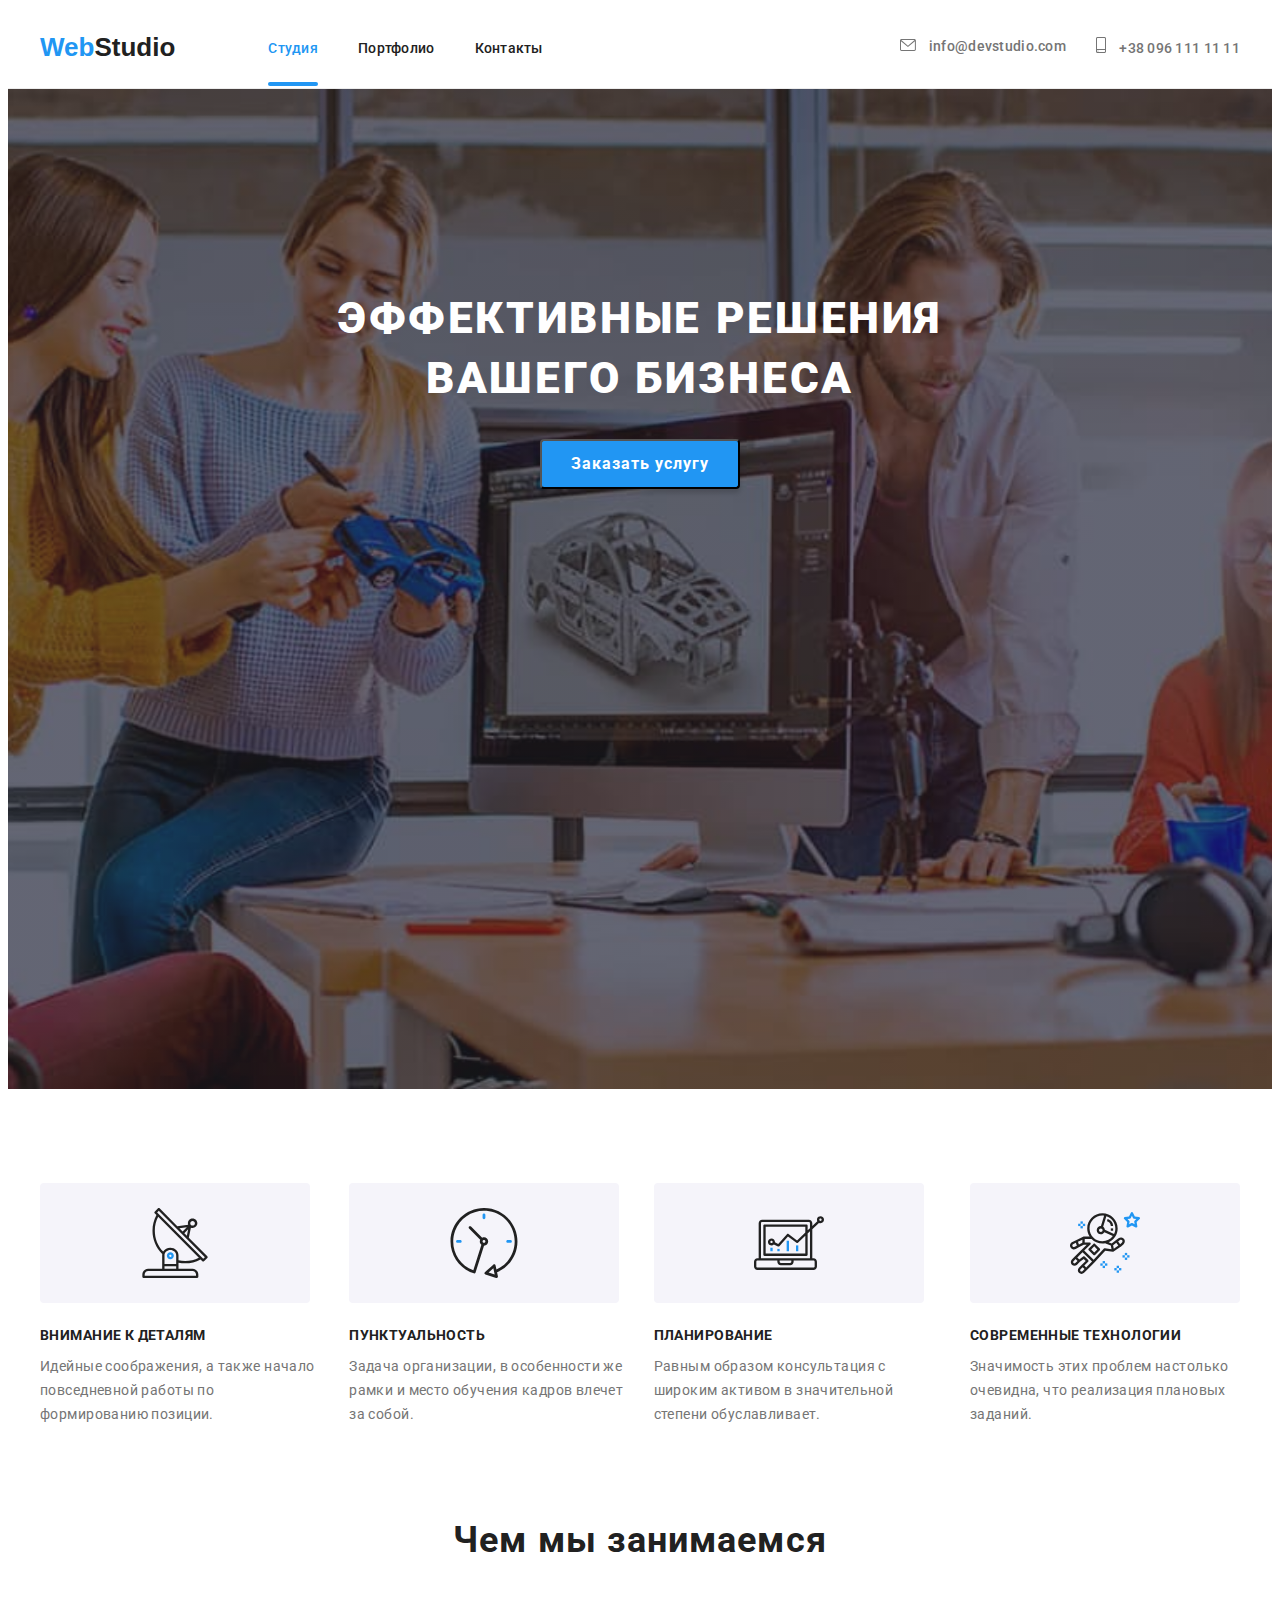
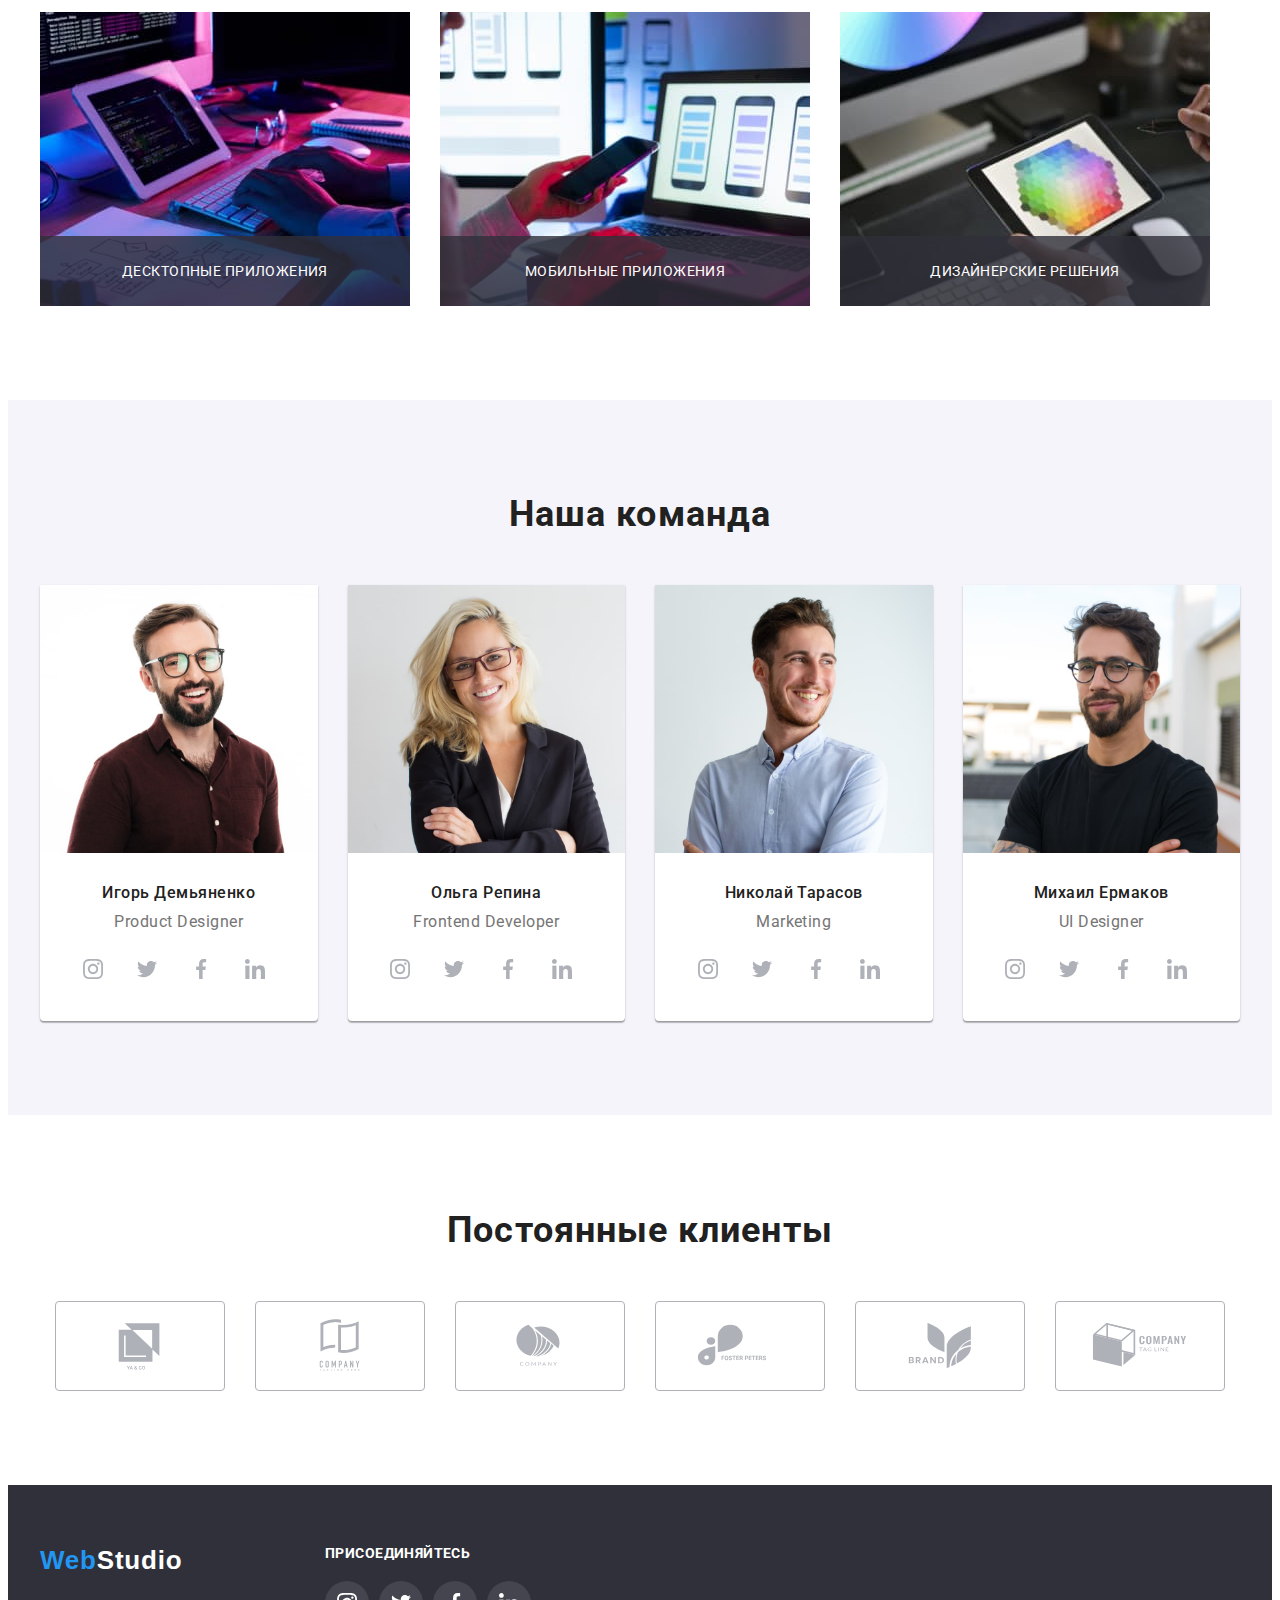
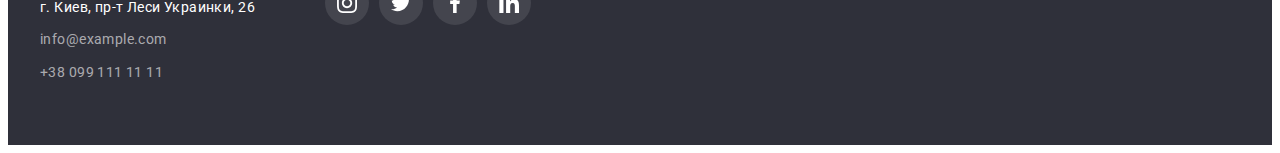
<file: index.html>
<!DOCTYPE html>
<html lang="ru">
<head>
    <meta charset="UTF-8">
    <meta http-equiv="X-UA-Compatible" content="IE=edge">
    <meta name="viewport" content="width=device-width, initial-scale=1.0">
    <link rel="stylesheet" href="https://cdnjs.cloudflare.com/ajax/libs/modern-normalize/1.1.0/modern-normalize.min.css"
        integrity="sha512-wpPYUAdjBVSE4KJnH1VR1HeZfpl1ub8YT/NKx4PuQ5NmX2tKuGu6U/JRp5y+Y8XG2tV+wKQpNHVUX03MfMFn9Q=="
        crossorigin="anonymous" referrerpolicy="no-referrer" />
    <link rel="preconnect" href="https://fonts.gstatic.com">
    <title>WebStudio</title>
    <link rel="preconnect" href="https://fonts.googleapis.com">
    <link rel="preconnect" href="https://fonts.gstatic.com" crossorigin>
    <link href="https://fonts.googleapis.com/css2?family=Roboto:wght@400;500;700;900&display=swap" rel="stylesheet">
    <link rel="stylesheet" href="./css/style.css" />
</head>
<body>

    <!--Шапка -->
    <header class="header">
        <div class="container header-container">
            <nav class="navigation">
                <a href="/" class="logo"><span class="logo-web" lang="en">Web</span>Studio
                </a>

                <ul class="header-list">
                    <li class="header-item studio-portfolio">
                        <a href=""  class="header-link current">Студия</a>
                    </li>
                    <li class="header-item studio-portfolio">
                        <a href="./portfolio.html" class="header-link">Портфолио</a>
                    </li>
                    <li class="header-item studio-portfolio">
                        <a href="" class="header-link">Контакты</a>
                    </li>
                </ul>
            </nav>

            <ul class="header-list-contacts">
                <li class="header-item-contacts">
                    <a href="mailto:info@devstudio.com" class="header-link">
                        <svg class="header-contacts-icons" width="16" height="12">
                            <use href="./Images/icons.svg#icon-envelope"></use>
                        </svg>
                        <span class="header-contacts-name">info@devstudio.com</span>
                    </a>
                </li>
                <li class="header-item-contacts">
                    <a href="tel:+380961111111" class="header-link">
                        <svg class="header-contacts-icons" width="10" height="16">
                            <use href="./Images/icons.svg#icon-smartphone"></use>
                        </svg>
                        <span class="header-contacts-name">+38 096 111 11 11</span>
                    </a>
                </li>
            </ul>
        </div>
    </header>

    <main>
        <section class="hero section">
            <div class="container">
                <h1 class="hero-title">Эффективные решения вашего бизнеса</h1>
                <button type="button" class="hero-btn" data-modal-open>Заказать услугу</button>
                
            </div>
        </section>

        <section class="feature section">
            <div class="container">
                <ul class="feature-list">
                    <li class="feature-item">
                        <a href="" class="feature-item-icons">
                            <svg class="feature-icons" width="70" height="70">
                                <use href="./Images/icons.svg#icon-antenna"></use>
                            </svg>
                        </a>
                        <h2 class="feature-heading">Внимание к деталям</h2>
                        <p class="feature-text">Идейные соображения, а также начало повседневной работы по формированию позиции.</p>
                    </li>

                    <li class="feature-item">
                        <a href="" class="feature-item-icons">
                            <svg class="feature-icons" width="70" height="70">
                                <use href="./Images/icons.svg#icon-clock"></use>
                            </svg>
                        </a>
                        <h2 class="feature-heading">Пунктуальность</h2>
                        <p class="feature-text">Задача организации, в особенности же рамки и место обучения кадров влечет за собой.</p>
                    </li>

                    <li class="feature-item">
                        <a href="" class="feature-item-icons">
                            <svg class="feature-icons" width="70" height="70">
                                <use href="./Images/icons.svg#icon-diagram"></use>
                            </svg>
                        </a>
                        <h2 class="feature-heading">Планирование</h2>
                        <p class="feature-text">Равным образом консультация с широким активом в значительной степени обуславливает.</p>
                    </li>

                    <li class="feature-item">
                        <a href="" class="feature-item-icons">
                            <svg class="feature-icons" width="70" height="70">
                                <use href="./Images/icons.svg#icon-astronaut"></use>
                            </svg>
                        </a>
                        <h2 class="feature-heading">Современные технологии</h2>
                        <p class="feature-text">Значимость этих проблем настолько очевидна, что реализация плановых заданий.</p>

                    </li>
                </ul>
            </div>
        </section>

        <section class="activity section">
            <div class="container">
                <h3 class="activity-heading">Чем мы занимаемся</h3>
                <ul class="activity-list">
                    <li class="activity-item">
                        <div class="activity-item-theme">
                            <img src="./Images/box-1.jpg" alt="Написание программы html" width="370">
                            <div class="activity-item-name"><p class="item-theme-text">Десктопные приложения</p></div>
                        </div>
                    </li>
                    <li class="activity-item">
                        <div class="activity-item-theme">
                            <img src="./Images/box-2.jpg" alt="Веб разработка для мобильных телефонов" width="370">
                            <div class="activity-item-name"><p class="item-theme-text">Мобильные приложения</p></div>
                        </div>
                    </li>
                    <li class="activity-item">
                        <div class="activity-item-theme">
                            <img src="./Images/box-3.jpg" alt="Веб разработка для планшетов" width="370">
                            <div class="activity-item-name"><p class="item-theme-text">Дизайнерские решения</p></div>
                        </div>
                    </li>
                </ul>
            </div>
        </section>

        <section class="command section">
            <div class="container">
                <h2 class="command-heading">Наша команда</h2>
                <ul class="command-list">
                    <li class="command-item">
                        <img src="./Images/team-card-1.jpg" alt="Игорь Демьяненко" width="270">
                        <div class="comand-item-name">
                            <h3 class="command-item-heading">Игорь Демьяненко</h3>
                            <p class="command-item-paragraph"><span lang="en">Product Designer</span></p>
                            <ul class="command-item-networks">
                                <li class="command-social-networks">
                                    <a href="" class="social-networks-link">
                                        <svg class="networks-link-icon" width="20" height="20">
                                            <use href="./Images/icons.svg#icon-instagram"></use>
                                        </svg>
                                    </a>
                                </li>
                                <li class="command-social-networks">
                                    <a href="" class="social-networks-link">
                                        <svg class="networks-link-icon" width="20" height="20">
                                            <use href="./Images/icons.svg#icon-twitter"></use>
                                        </svg>
                                    </a>
                                </li>
                                <li class="command-social-networks">
                                    <a href="" class="social-networks-link">
                                        <svg class="networks-link-icon" width="20" height="20">
                                            <use href="./Images/icons.svg#icon-facebook"></use>
                                        </svg>
                                    </a>
                                </li>
                                <li class="command-social-networks">
                                    <a href="" class="social-networks-link">
                                        <svg class="networks-link-icon" width="20" height="20">
                                            <use href="./Images/icons.svg#icon-linkedin"></use>
                                        </svg>
                                    </a>
                                </li>
                            </ul>
                        </div>

                    </li>
                    <li class="command-item">
                        <img src="./Images/team-card-2.jpg" alt="Ольга Репина" width="270">
                        <div class="comand-item-name">
                            <h3 class="command-item-heading">Ольга Репина</h3>
                            <p class="command-item-paragraph"><span lang="en">Frontend Developer</span></p>
                            <ul class="command-item-networks">
                                <li class="command-social-networks">
                                    <a href="" class="social-networks-link">
                                        <svg class="networks-link-icon" width="20" height="20">
                                            <use href="./Images/icons.svg#icon-instagram"></use>
                                        </svg>
                                    </a>
                                </li>
                                <li class="command-social-networks">
                                    <a href="" class="social-networks-link">
                                        <svg class="networks-link-icon" width="20" height="20">
                                            <use href="./Images/icons.svg#icon-twitter"></use>
                                        </svg>
                                    </a>
                                </li>
                                <li class="command-social-networks">
                                    <a href="" class="social-networks-link">
                                        <svg class="networks-link-icon" width="20" height="20">
                                            <use href="./Images/icons.svg#icon-facebook"></use>
                                        </svg>
                                    </a>
                                </li>
                                <li class="command-social-networks">
                                    <a href="" class="social-networks-link">
                                        <svg class="networks-link-icon" width="20" height="20">
                                            <use href="./Images/icons.svg#icon-linkedin"></use>
                                        </svg>
                                    </a>
                                </li>
                            </ul>
                        </div>
                    </li>
                    <li class="command-item">
                        <img src="./Images/team-card-3.jpg" alt="Николай Тарасов" width="270">
                        <div class="comand-item-name">
                            <h3 class="command-item-heading">Николай Тарасов</h3>
                            <p class="command-item-paragraph"><span lang="en">Marketing</span></p>
                            <ul class="command-item-networks">
                                <li class="command-social-networks">
                                    <a href="" class="social-networks-link">
                                        <svg class="networks-link-icon" width="20" height="20">
                                            <use href="./Images/icons.svg#icon-instagram"></use>
                                        </svg>
                                    </a>
                                </li>
                                <li class="command-social-networks">
                                    <a href="" class="social-networks-link">
                                        <svg class="networks-link-icon" width="20" height="20">
                                            <use href="./Images/icons.svg#icon-twitter"></use>
                                        </svg>
                                    </a>
                                </li>
                                <li class="command-social-networks">
                                    <a href="" class="social-networks-link">
                                        <svg class="networks-link-icon" width="20" height="20">
                                            <use href="./Images/icons.svg#icon-facebook"></use>
                                        </svg>
                                    </a>
                                </li>
                                <li class="command-social-networks">
                                    <a href="" class="social-networks-link">
                                        <svg class="networks-link-icon" width="20" height="20">
                                            <use href="./Images/icons.svg#icon-linkedin"></use>
                                        </svg>
                                    </a>
                                </li>
                            </ul>
                        </div>
                    </li>
                    <li class="command-item">                    
                        <img src="./Images/team-card-4.jpg" alt="Михаил Ермаков" width="270">
                        <div class="comand-item-name">
                            <h3 class="command-item-heading">Михаил Ермаков</h3>
                            <p class="command-item-paragraph"><span lang="en">UI Designer</span></p>
                            <ul class="command-item-networks">
                                <li class="command-social-networks">
                                    <a href="" class="social-networks-link">
                                        <svg class="networks-link-icon" width="20" height="20">
                                            <use href="./Images/icons.svg#icon-instagram"></use>
                                        </svg>
                                    </a>
                                </li>
                                <li class="command-social-networks">
                                    <a href="" class="social-networks-link">
                                        <svg class="networks-link-icon" width="20" height="20">
                                            <use href="Images/icons.svg#icon-twitter"></use>
                                        </svg>
                                    </a>
                                </li>
                                <li class="command-social-networks">
                                    <a href="" class="social-networks-link">
                                        <svg class="networks-link-icon" width="20" height="20">
                                            <use href="Images/icons.svg#icon-facebook"></use>
                                        </svg>
                                    </a>
                                </li>
                                <li class="command-social-networks">
                                    <a href="" class="social-networks-link">
                                        <svg class="networks-link-icon" width="20" height="20">
                                            <use href="Images/icons.svg#icon-linkedin"></use>
                                        </svg>
                                    </a>
                                </li>
                            </ul>
                        </div>
                    </li>
                </ul>
            </div>
        </section>

        <section class="client section">
            <div class="container">
                <h2 class="client-heading">Постоянные клиенты</h2>
                    <ul class="client-list">
                        <li class="client-item">
                            <a href="" class="client-item-link">
                                <svg class="client-item-icons" width="106" height="60">
                                    <use href="./Images/icons.svg#icon-ya-co"></use>
                                </svg>
                            </a>

                        </li>
                        <li class="client-item">
                            <a href="" class="client-item-link">
                                <svg class="client-item-icons" width="106" height="60">
                                    <use href="./Images/icons.svg#icon-company"></use>
                                </svg>
                            </a>

                        </li>
                        <li class="client-item">
                            <a href="" class="client-item-link">
                                <svg class="client-item-icons" width="106" height="60">
                                    <use href="./Images/icons.svg#icon-company-two"></use>
                                </svg>
                            </a>

                        </li>
                        <li class="client-item">
                            <a href="" class="client-item-link">
                                <svg class="client-item-icons" width="106" height="60">
                                    <use href="./Images/icons.svg#icon-fosters-peters"></use>
                                </svg>
                            </a>

                        </li>
                        <li class="client-item">
                            <a href="" class="client-item-link">
                                <svg class="client-item-icons" width="106" height="60">
                                    <use href="./Images/icons.svg#icon-brand"></use>
                                </svg>
                            </a>

                        </li>
                        <li class="client-item">
                            <a href="" class="client-item-link">
                                <svg class="client-item-icons" width="106" height="60">
                                    <use href="./Images/icons.svg#icon-company-tag-line"></use>
                                </svg>
                            </a>

                        </li>
                    </ul>
            </div>
        </section>

    </main>

    <!--Подвал -->
    <footer class="footer">
        <div class="container footer-address-network">
            <div class="container-logo">
                <a href="/" class="footer-logo"><span class="footer-web" lang="en">Web</span>Studio</a>
                <address class="footer-address">
                    <ul class="footer-list">
                        <li class="footer-item">
                            <a href="" class="footer-item-address">г. Киев, пр-т Леси Украинки, 26</a>
                        </li>
                        <li class="footer-item">
                            <a href="mailto:info@example.com" class="footer-item-mail">info@example.com</a>
                        </li>
                        <li class="footer-item">
                            <a href="tel:+380991111111" class="footer-item-tel">+38 099 111 11 11</a>
                        </li>
                    </ul>
                </address>
            </div>
            <div class="footer-social-networks">
                <h3 class="footer-heading">присоединяйтесь</h3>
                <ul class="footer-item-networks">
                    <li class="footer-social-networks">
                        <a href="" class="footer-social-networks-link">
                            <svg class="footer-networks-link-icon" width="20" height="20">
                                <use href="./Images/icons.svg#icon-instagram"></use>
                            </svg>
                        </a>
                    </li>
                    <li class="footer-social-networks">
                        <a href="" class="footer-social-networks-link">
                            <svg class="footer-networks-link-icon" width="20" height="20">
                                <use href="./Images/icons.svg#icon-twitter"></use>
                            </svg>
                        </a>
                    </li>
                    <li class="footer-social-networks">
                        <a href="" class="footer-social-networks-link">
                            <svg class="footer-networks-link-icon" width="20" height="20">
                                <use href="./Images/icons.svg#icon-facebook"></use>
                            </svg>
                        </a>
                    </li>
                    <li class="footer-social-networks">
                        <a href="" class="footer-social-networks-link">
                            <svg class="footer-networks-link-icon" width="20" height="20">
                                <use href="./Images/icons.svg#icon-linkedin"></use>
                            </svg>
                        </a>
                    </li>
                    
                </ul>
            </div>
        </div>
        
    </footer>

    <div class="backdrop is-hidden" data-modal>
        <div class="modal">
            <button type="button" data-modal-close class="modal-close-btn">
                <svg class="modal-icons-close" width="11" height="11">
                    <use href="./Images/icons.svg#icon-close"></use>
                </svg>
            </button>
        </div>
    </div>

    <script src="./js/modal.js"></script>
</body>
</html>
</file>
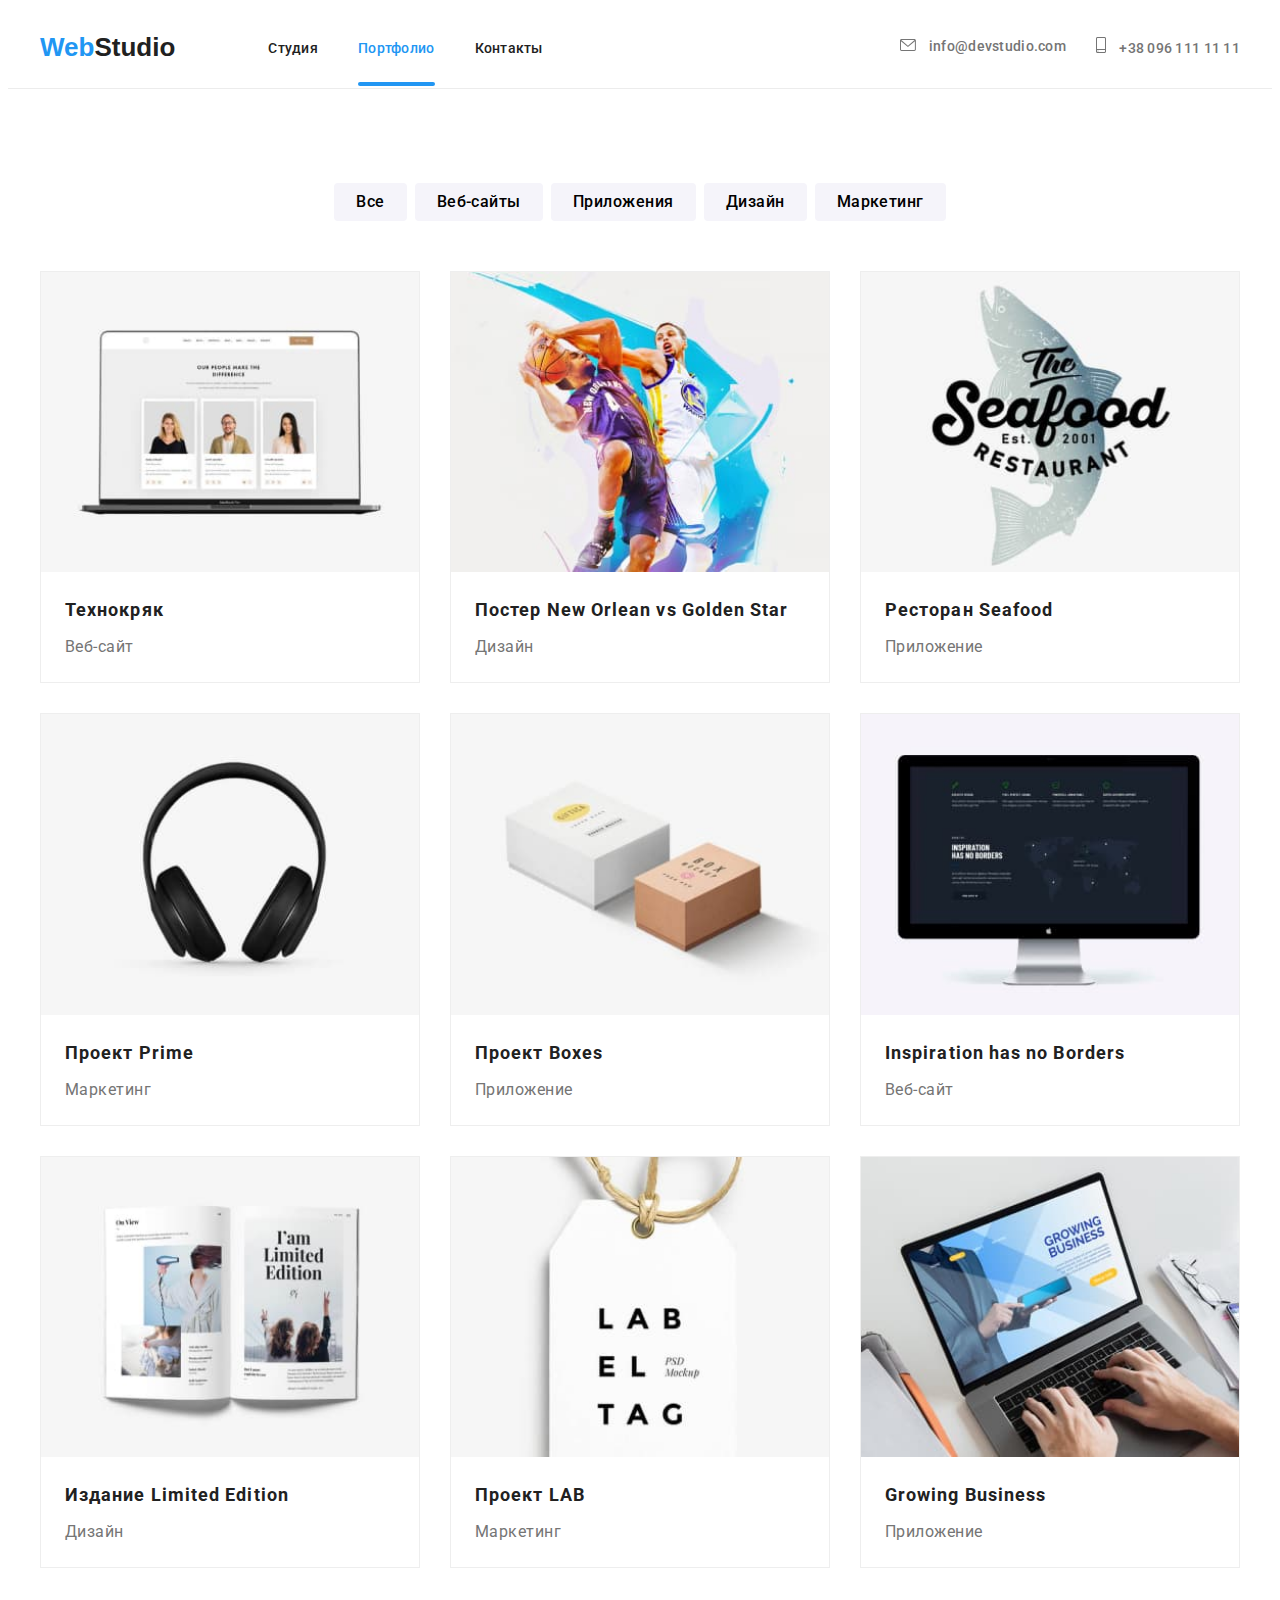
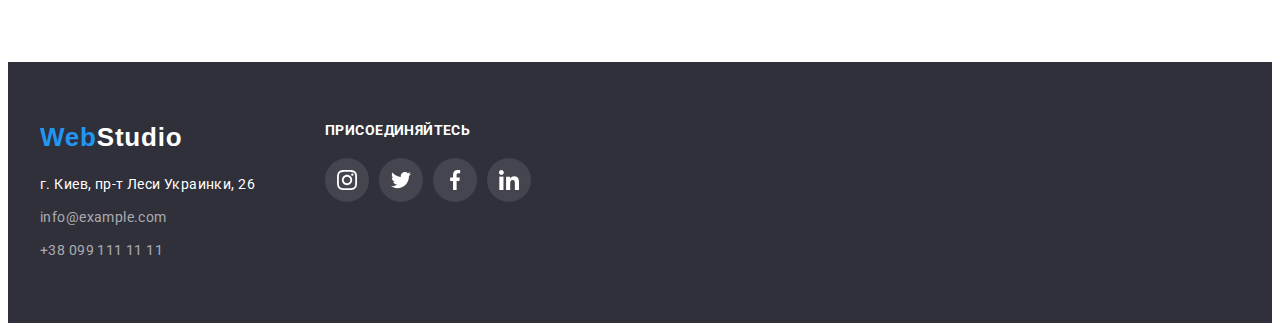
<file: portfolio.html>
<!DOCTYPE html>
<html lang="ru">
<head>
    <meta charset="UTF-8">
    <meta http-equiv="X-UA-Compatible" content="IE=edge">
    <meta name="viewport" content="width=device-width, initial-scale=1.0">
    <link rel="stylesheet" href="https://cdnjs.cloudflare.com/ajax/libs/modern-normalize/1.1.0/modern-normalize.min.css"
        integrity="sha512-wpPYUAdjBVSE4KJnH1VR1HeZfpl1ub8YT/NKx4PuQ5NmX2tKuGu6U/JRp5y+Y8XG2tV+wKQpNHVUX03MfMFn9Q=="
        crossorigin="anonymous" referrerpolicy="no-referrer" />
    <title>Portfolio</title>
    <link rel="preconnect" href="https://fonts.googleapis.com">
    <link rel="preconnect" href="https://fonts.gstatic.com" crossorigin>
    <link href="https://fonts.googleapis.com/css2?family=Roboto:wght@400;500;700;900&display=swap" rel="stylesheet">
    <link rel="stylesheet" href="./css/style.css" />
</head>
<body>
    <header class="header">
        <div class="container header-container">
            <nav class="navigation">
                <a href="/" class="logo"><span class="logo-web" lang="en">Web</span>Studio
                </a>
        
                <ul class="header-list">
                    <li class="header-item studio-portfolio-link">
                        <a href="./index.html" class="header-link">Студия</a>
                    </li>
                    <li class="header-item studio-portfolio-link">
                        <a href="./portfolio.html" class="header-link current">Портфолио</a>
                    </li>
                    <li class="header-item studio-portfolio-link">
                        <a href="" class="header-link">Контакты</a>
                    </li>
                </ul>
            </nav>
        
            <ul class="header-list-contacts">
                <li class="header-item-contacts">
                    <a href="mailto:info@devstudio.com" class="header-link">
                        <svg class="header-contacts-icons" width="16" height="12">
                            <use href="./Images/icons.svg#icon-envelope"></use>
                        </svg>
                        <span class="header-contacts-name">info@devstudio.com</span>
                    </a>
                </li>
                <li class="header-item-contacts">
                    <a href="tel:+380961111111" class="header-link">
                        <svg class="header-contacts-icons" width="10" height="16">
                            <use href="./Images/icons.svg#icon-smartphone"></use>
                        </svg>
                        <span class="header-contacts-name">+38 096 111 11 11</span>
                    </a>
                </li>
            </ul>
        </div>
    </header>

    <main>
        <section class="section">
            <div class="container">
                <h1 class="visually-hidden">Кнопки</h1>
                    <ul class="portfolio-btn-list">
                        <li class="portfolio-btn-item"><button type="button" class="portfolio-btn">Все</button></li>
                        <li class="portfolio-btn-item"><button type="button" class="portfolio-btn">Веб-сайты</button></li>  
                        <li class="portfolio-btn-item"><button type="button" class="portfolio-btn">Приложения</button></li>
                        <li class="portfolio-btn-item"><button type="button" class="portfolio-btn">Дизайн</button></li>
                        <li class="portfolio-btn-item"><button type="button" class="portfolio-btn">Маркетинг</button></li>
                    </ul>
            
                <ul class="portfolio">
                    <li class="portfolio-item">
                        <a href="./Images-portfolio/1-tehnokrack.jpg" class="portfolio-item-link">
                            <div class="portfolio-item-img">   
                                <img src="./Images-portfolio/1-tehnokrack.jpg" alt="" width="370">
                                <p class="text-absolute">Технокряк это современная площадка распространения коронавируса. Компании используют эту
                                платформу для цифрового шпионажа и атак на защищённые сервера конкурентов.</p>
                            </div>
                            <div class="portfolio-item-name">
                                <h3 class="portfolio-item-heading">Технокряк</h3>
                                <p class="portfolio-item-paragraph">Веб-сайт</p>
                                
                            </div>
                        </a>
                        

                    </li>
                    <li class="portfolio-item">
                        <a href="./Images-portfolio/2-poster.jpg" class="portfolio-item-link">
                            <div class="portfolio-item-img">
                                <img src="./Images-portfolio/2-poster.jpg" alt="" width="370">
                                <p class="text-absolute">Технокряк это современная площадка распространения коронавируса. Компании используют эту
                                    платформу для цифрового шпионажа и атак на защищённые сервера конкурентов.</p>
                            </div>
                            <div class="portfolio-item-name">
                                <h3 class="portfolio-item-heading">Постер <span lang="en">New Orlean vs Golden Star</span></h3>
                                <p class="portfolio-item-paragraph">Дизайн</p>
                            </div>
                        </a>
                        
                    </li>
                    <li class="portfolio-item">
                        <a href="./Images-portfolio/3-restaurant.jpg" class="portfolio-item-link">
                            <div class="portfolio-item-img">
                            <img src="./Images-portfolio/3-restaurant.jpg" alt="" width="370">
                            <p class="text-absolute">Технокряк это современная площадка распространения коронавируса. Компании используют эту
                                платформу для цифрового шпионажа и атак на защищённые сервера конкурентов.</p>
                            </div>
                            <div class="portfolio-item-name">
                                <h3 class="portfolio-item-heading">Ресторан <span lang="en">Seafood</span></h3>
                                <p class="portfolio-item-paragraph">Приложение</p>
                            </div>
                        </a>
                        
                    </li>
                    <li class="portfolio-item">
                        <a href="./Images-portfolio/4-prime.jpg" class="portfolio-item-link">
                            <div class="portfolio-item-img">
                            <img src="./Images-portfolio/4-prime.jpg" alt="" width="370">
                            <p class="text-absolute">Технокряк это современная площадка распространения коронавируса. Компании используют эту
                                платформу для цифрового шпионажа и атак на защищённые сервера конкурентов.</p>
                            </div>
                            <div class="portfolio-item-name">
                                <h3 class="portfolio-item-heading">Проект <span lang="en">Prime</span></h3>
                                <p class="portfolio-item-paragraph">Маркетинг</p>
                            </div>
                        </a>

                    </li>
                    <li class="portfolio-item">
                        <a href="./Images-portfolio/5-boxes.jpg" class="portfolio-item-link">
                            <div class="portfolio-item-img">
                            <img src="./Images-portfolio/5-boxes.jpg" alt="" width="370">
                            <p class="text-absolute">Технокряк это современная площадка распространения коронавируса. Компании используют эту
                                платформу для цифрового шпионажа и атак на защищённые сервера конкурентов.</p>
                            </div>
                            <div class="portfolio-item-name">
                                <h3 class="portfolio-item-heading">Проект <span lang="en">Boxes</span></h3>
                                <p class="portfolio-item-paragraph">Приложение</p>
                            </div>
                        </a>
                        
                    </li>
                    <li class="portfolio-item">
                        <a href="./Images-portfolio/6-inspiration.jpg" class="portfolio-item-link">
                            <div class="portfolio-item-img">
                            <img src="./Images-portfolio/6-inspiration.jpg" alt="" width="370">
                            <p class="text-absolute">Технокряк это современная площадка распространения коронавируса. Компании используют эту
                                платформу для цифрового шпионажа и атак на защищённые сервера конкурентов.</p>
                            </div>
                            <div class="portfolio-item-name">
                                <h3 class="portfolio-item-heading"><span lang="en">Inspiration has no Borders</span></h3>
                                <p class="portfolio-item-paragraph">Веб-сайт</p>
                            </div>
                        </a>

                    </li>
                    <li class="portfolio-item">
                        <a href="./Images-portfolio/7-edition.jpg" class="portfolio-item-link">
                            <div class="portfolio-item-img">
                            <img src="./Images-portfolio/7-edition.jpg" alt="" width="370">
                            <p class="text-absolute">Технокряк это современная площадка распространения коронавируса. Компании используют эту
                                платформу для цифрового шпионажа и атак на защищённые сервера конкурентов.</p>
                            </div>
                            <div class="portfolio-item-name">
                                <h3 class="portfolio-item-heading">Издание <span lang="en">Limited Edition</span></h3>
                                <p class="portfolio-item-paragraph">Дизайн</p>
                            </div>
                        </a>

                    </li>
                    <li class="portfolio-item">
                        <a href="./Images-portfolio/8-lab.jpg" class="portfolio-item-link">
                            <div class="portfolio-item-img">
                            <img src="./Images-portfolio/8-lab.jpg" alt="" width="370">
                            <p class="text-absolute">Технокряк это современная площадка распространения коронавируса. Компании используют эту
                                платформу для цифрового шпионажа и атак на защищённые сервера конкурентов.</p>
                            </div>
                            <div class="portfolio-item-name">
                                <h3 class="portfolio-item-heading">Проект <span lang="en">LAB</span></h3>
                                <p class="portfolio-item-paragraph">Маркетинг</p>
                            </div>
                        </a>

                    </li>
                    <li class="portfolio-item">
                        <a href="./Images-portfolio/9-business.jpg" class="portfolio-item-link">
                            <div class="portfolio-item-img">
                            <img src="./Images-portfolio/9-business.jpg" alt="" width="370">
                            <p class="text-absolute">Технокряк это современная площадка распространения коронавируса. Компании используют эту
                                платформу для цифрового шпионажа и атак на защищённые сервера конкурентов.</p>
                            </div>
                            <div class="portfolio-item-name">
                                <h3 class="portfolio-item-heading"><span lang="en">Growing Business</span></h3>
                                <p class="portfolio-item-paragraph">Приложение</p>
                            </div>
                        </a>

                    </li>
                </ul>
            </div>
        </section>

    </main>

    <footer class="footer">
        <div class="container footer-address-network">
            <div class="container-logo">
                <a href="/" class="footer-logo"><span class="footer-web" lang="en">Web</span>Studio</a>
                <address class="footer-address">
                    <ul class="footer-list">
                        <li class="footer-item">
                            <a href="" class="footer-item-address">г. Киев, пр-т Леси Украинки, 26</a>
                        </li>
                        <li class="footer-item">
                            <a href="mailto:info@example.com" class="footer-item-mail">info@example.com</a>
                        </li>
                        <li class="footer-item">
                            <a href="tel:+380991111111" class="footer-item-tel">+38 099 111 11 11</a>
                        </li>
                    </ul>
                </address>
            </div>
            <div class="footer-social-networks">
                <h3 class="footer-heading">присоединяйтесь</h3>
                <ul class="footer-item-networks">
                    <li class="footer-social-networks">
                        <a href="" class="footer-social-networks-link">
                            <svg class="footer-networks-link-icon" width="20" height="20">
                                <use href="./Images/icons.svg#icon-instagram"></use>
                            </svg>
                        </a>
                    </li>
                    <li class="footer-social-networks">
                        <a href="" class="footer-social-networks-link">
                            <svg class="footer-networks-link-icon" width="20" height="20">
                                <use href="./Images/icons.svg#icon-twitter"></use>
                            </svg>
                        </a>
                    </li>
                    <li class="footer-social-networks">
                        <a href="" class="footer-social-networks-link">
                            <svg class="footer-networks-link-icon" width="20" height="20">
                                <use href="./Images/icons.svg#icon-facebook"></use>
                            </svg>
                        </a>
                    </li>
                    <li class="footer-social-networks">
                        <a href="" class="footer-social-networks-link">
                            <svg class="footer-networks-link-icon" width="20" height="20">
                                <use href="./Images/icons.svg#icon-linkedin"></use>
                            </svg>
                        </a>
                    </li>
        
                </ul>
            </div>
        </div>

    </footer>
    
</body>
</html>
</file>
<file: css/style.css>
body {
  font-family: 'Roboto', sans-serif;
  color: #212121;
}

:root {
  --accent-color: #2196f3;
  --white-color: #ffffff;
  --contacts-color: #757575;
  --text-color: #757575;
  --background-color: #2f303a;
  --portfolio-link: #212121;
  --portfolio-btn: #f5f4fa;
}

.container {
  width: 1200px;
  padding-left: 15px;
  padding-right: 15px;
  margin: 0 auto;
}

ul {
  list-style-type: none;
}

a {
  text-decoration: none;
}

p,
h1,
h2,
h3 {
  margin: 0;
}

ul {
  margin: 0;
  padding: 0;
}

button {
  cursor: pointer;
}

img {
  display: block;
  width: 100%;
  height: auto;
}

.section {
  padding-top: 94px;
  padding-bottom: 94px;
}

/*------header------*/

.header {
  padding-top: 24px;
  padding-bottom: 25px;
}

.logo {
  font-family: 'Raleway', sans-serif;
  font-weight: bold;
  font-size: 26px;
  line-height: 1.19;
  color: currentColor;
  margin-right: 93px;
}

.logo-web {
  color: var(--accent-color);
}

.header-link,
.header-list-contacts {
  font-style: normal;
  font-weight: 500;
  font-size: 14px;
  line-height: 1.14;
  letter-spacing: 0.02em;
  color: currentColor;
}

.header-container {
  display: flex;
}

.navigation {
  display: flex;
  align-items: center;
}

.header-list {
  display: flex;
}

.header-item + .header-item {
  margin-left: 40px;
}

.header-link {
  transition-duration: 250ms;
  transition-timing-function: cubic-bezier(0.4, 0, 0.2, 1);
  transition-property: color;
}

.header-link:hover,
.header-link:focus {
  color: var(--accent-color);
}

.studio-portfolio:nth-child(1) {
  color: var(--accent-color);
}

.studio-portfolio-link:nth-child(2) {
  color: var(--accent-color);
}

.header-item-contacts + .header-item-contacts {
  margin-left: 30px;
}

.header-contacts-icons {
  fill: currentColor;
}

.header-list-contacts {
  display: flex;
  margin-left: auto;
  align-items: center;
  transition-property: fill, color;
}

.header-item-contacts {
  color: var(--contacts-color);
}

.header-contacts-name {
  margin-left: 10px;
}

.current {
  position: relative;
}

.current::after {
  content: '';
  width: 100%;
  height: 4px;
  position: absolute;
  background-color: var(--accent-color);
  left: 0;
  bottom: -30px;
  border-radius: 4px;
}

/*------hero------*/

.hero {
  background-color: var(--background-color);
  background-image: linear-gradient(rgba(47, 48, 58, 0.4), rgba(47, 48, 58, 0.4)),
    url(../Images-hero/img-hero.jpg);
  background-repeat: no-repeat;
  background-position: center;
  background-size: cover;
  height: 600px;
  padding-top: 200px;
  padding-bottom: 200px;
  display: flex;
  flex-grow: 1;
  flex-direction: column;
}

.hero-title {
  font-weight: 900;
  font-size: 44px;
  line-height: 1.36;
  color: var(--white-color);
  text-align: center;
  letter-spacing: 0.06em;
  text-transform: uppercase;
  width: 696px;
  margin: 0 auto 30px auto;
}

.hero-btn {
  font-family: inherit;
  font-weight: bold;
  font-size: 16px;
  line-height: 1.875;
  display: flex;
  align-items: center;
  text-align: center;
  letter-spacing: 0.06em;
  color: var(--white-color);
  background: #2196f3;
  cursor: pointer;
  box-shadow: 0px 4px 4px rgba(0, 0, 0, 0.15);
  border-radius: 4px;
  min-width: 200px;
  margin: 0 auto;
  justify-content: center;
  height: 50px;
}

/*------feature------*/

.feature-list {
  display: flex;
}

.feature-item-icons {
  font-family: inherit;
  width: 270px;
  height: 120px;
  background: #f5f4fa;
  border-radius: 4px;
}

.feature-item-icons {
  display: flex;
  align-items: center;
  justify-content: center;
  margin-bottom: 25px;
}

.feature-item + .feature-item {
  margin-left: 30px;
}

.feature-heading {
  font-weight: bold;
  font-size: 14px;
  line-height: 1.14;
  letter-spacing: 0.03em;
  text-transform: uppercase;
  color: currentColor;
  margin-bottom: 10px;
}

.feature-text {
  font-weight: normal;
  font-size: 14px;
  line-height: 24px;
  letter-spacing: 0.03em;
  color: var(--text-color);
}

/*------activity & command------*/
.activity-heading,
.command-heading {
  font-weight: bold;
  font-size: 36px;
  line-height: 1.16;
  text-align: center;
  letter-spacing: 0.03em;
  color: currentColor;
}

.activity {
  padding-top: 0;
}

.activity-heading {
  margin-bottom: 50px;
}

.activity-list {
  display: flex;
}

.activity-item-theme {
  position: relative;
}

.activity-item-name {
  position: absolute;
  width: 370px;
  height: 70px;
  background: rgba(47, 48, 58, 0.8);
  bottom: 0;
  left: 50%;
  transform: translate(-50%, 0%);
  display: flex;
  justify-content: center;
  align-items: center;
}

.item-theme-text {
  position: absolute;
  font-size: 14px;
  line-height: 16px;
  text-align: center;
  letter-spacing: 0.03em;
  text-transform: uppercase;
  color: #ffffff;
  width: 370px;
}

.activity-item + .activity-item {
  margin-left: 30px;
}

/*------command------*/
.command {
  background: #f5f4fa;
  padding-top: 94px;
}

.command-item + .command-item {
  margin-left: 30px;
}

.command-item {
  background: #ffffff;
  box-shadow: 0px 1px 3px rgba(0, 0, 0, 0.12), 0px 1px 1px rgba(0, 0, 0, 0.14),
    0px 2px 1px rgba(0, 0, 0, 0.2);
  border-radius: 0px 0px 4px 4px;
}

.comand-item-name {
  padding-top: 30px;
  padding-bottom: 30px;
}

.command-list {
  display: flex;
}

.command-heading {
  margin-bottom: 50px;
}

.command-item-heading {
  font-weight: 500;
  font-size: 16px;
  line-height: 1.187;
  text-align: center;
  letter-spacing: 0.03em;
  color: currentColor;
  margin-bottom: 10px;
}
.command-item-paragraph {
  font-weight: normal;
  font-size: 16px;
  line-height: 1.187;
  text-align: center;
  letter-spacing: 0.03em;
  color: var(--text-color);
  margin-bottom: 16px;
}

.command-item-networks {
  display: flex;
  justify-content: center;
}

.command-social-networks {
  margin-right: 10px;
}

.command-social-networks:nth-child(1) {
  margin-left: 0;
}

.social-networks-link {
  width: 44px;
  height: 44px;
  border-color: var(--accent-color);
  border-radius: 50%;
  display: flex;
  align-items: center;
  justify-content: center;
  transition-duration: 250ms;
  transition-timing-function: cubic-bezier(0.4, 0, 0.2, 1);
  transition-property: background-color;
}

.networks-link-icon {
  fill: #afb1b8;
  transition-property: fill;
  transition-duration: 250ms;
  transition-timing-function: cubic-bezier(0.4, 0, 0.2, 1);
}

.social-networks-link:hover,
.social-networks-link:focus {
  background-color: var(--accent-color);
}

.social-networks-link:hover .networks-link-icon {
  fill: #ffffff;
}

/*-------------client------------*/
.client-heading {
  font-weight: bold;
  font-size: 36px;
  line-height: 42px;
  text-align: center;
  letter-spacing: 0.03em;
  margin-bottom: 50px;
}

.client-list {
  display: flex;
  justify-content: center;
}

.client-item + .client-item {
  margin-left: 30px;
}

.client-item-link {
  width: 170px;
  height: 90px;
  border: 1px solid #afb1b8;
  box-sizing: border-box;
  border-radius: 4px;
  display: flex;
  align-items: center;
  justify-content: center;
  transition-duration: 250ms;
  transition-timing-function: cubic-bezier(0.4, 0, 0.2, 1);
  transition-property: border;
}

.client-item-icons {
  fill: #afb1b8;
  transition-duration: 250ms;
  transition-timing-function: cubic-bezier(0.4, 0, 0.2, 1);
  transition-property: fill;
}

.client-item-link:hover .client-item-icons {
  fill: var(--accent-color);
}

.client-item-link:hover,
.client-item-link:focus {
  border: 1px solid var(--accent-color);
}

/*------footer------*/

.footer {
  background-color: var(--background-color);
  padding-top: 60px;
  padding-bottom: 60px;
  flex-grow: 1;
}

.footer-logo {
  font-family: 'Raleway', sans-serif;
  font-weight: bold;
  font-size: 26px;
  line-height: 1.19;
  letter-spacing: 0.03em;
  color: var(--white-color);
}

.footer-item:nth-child(1) {
  margin-top: 20px;
}

.footer-web {
  color: var(--accent-color);
}

.footer-item-address:hover,
.footer-item-mail:hover,
.footer-item-tel:hover {
  color: var(--accent-color);
}

.footer-item-address:focus,
.footer-item-mail:focus,
.footer-item-tel:focus {
  color: var(--accent-color);
}

.footer-item-address {
  font-style: normal;
  font-weight: normal;
  font-size: 14px;
  line-height: 1.71;
  letter-spacing: 0.03em;
  color: var(--white-color);
  transition-duration: 250ms;
  transition-timing-function: cubic-bezier(0.4, 0, 0.2, 1);
  transition-property: color;
}

.footer-item-mail,
.footer-item-tel {
  font-style: normal;
  font-weight: normal;
  font-size: 14px;
  line-height: 1.71;
  letter-spacing: 0.03em;
  color: rgba(255, 255, 255, 0.6);
  transition-duration: 250ms;
  transition-timing-function: cubic-bezier(0.4, 0, 0.2, 1);
  transition-property: color;
}

.footer-item {
  margin-bottom: 9px;
}

.footer-item:last-child {
  margin-bottom: 0;
}

.footer-address-network {
  display: flex;
}

.footer-heading {
  font-size: 14px;
  line-height: 16px;
  letter-spacing: 0.03em;
  text-transform: uppercase;
  color: #ffffff;
  margin-bottom: 20px;
}

.footer-item-networks {
  display: flex;
}

.container-logo {
  margin-right: 70px;
}

.footer-social-networks-link {
  width: 44px;
  height: 44px;
  background: rgba(255, 255, 255, 0.1);
  border-color: var(--accent-color);
  border-radius: 50%;
  display: flex;
  align-items: center;
  justify-content: center;
  transition-duration: 250ms;
  transition-timing-function: cubic-bezier(0.4, 0, 0.2, 1);
  transition-property: background-color;
}

.footer-networks-link-icon {
  fill: var(--white-color);
}

.footer-social-networks + .footer-social-networks {
  margin-left: 10px;
}

.footer-social-networks-link:hover,
.footer-social-networks-link:focus {
  background-color: var(--accent-color);
}

.footer-social-networks-link:hover .footer-networks-link-icon {
  fill: #ffffff;
}

/*-----------css-portfolio-------------*/
.visually-hidden {
  position: absolute;
  white-space: nowrap;
  width: 1px;
  height: 1px;
  overflow: hidden;
  border: 0;
  padding: 0;
  clip: rect(0 0 0 0);
  clip-path: inset(50%);
  margin: -1px;
  background: #f5f4fa;
  border-radius: 4px;
}

.header {
  border-bottom-width: 1px;
  border-bottom-style: solid;
  border-bottom-color: #ececec;
}

.portfolio-btn:hover,
.portfolio-btn:focus {
  background-color: var(--accent-color);
  color: var(--white-color);
  box-shadow: 0px 3px 1px rgba(0, 0, 0, 0.1), 0px 1px 2px rgba(0, 0, 0, 0.08),
    0px 2px 2px rgba(0, 0, 0, 0.12);
}

.portfolio-btn-list {
  margin-bottom: 50px;
  display: flex;
  align-items: center;
  justify-content: center;
}

.portfolio-btn-item {
  margin-right: 8px;
}

.portfolio-btn-item:nth-last-child(1) {
  margin-right: 0;
}

.portfolio-btn {
  font-family: inherit;
  font-weight: 500;
  font-size: 16px;
  line-height: calc(26 / 16);
  text-align: center;
  letter-spacing: 0.03em;
  cursor: pointer;
  padding-top: 6px;
  padding-bottom: 6px;
  padding-left: 22px;
  padding-right: 22px;
  background-color: var(--portfolio-btn);
  border: transparent;
  transition-duration: 250ms;
  transition-timing-function: cubic-bezier(0.4, 0, 0.2, 1);
  transition-property: background-color, color, box-shadow;
  border-radius: 4px;
}

.portfolio {
  display: flex;
  margin-left: -30px;
  margin-bottom: -30px;
  flex-wrap: wrap;
}

.portfolio-item {
  box-sizing: border-box;
  width: calc(100% / 3 - 30px);
  margin-left: 30px;
  margin-bottom: 30px;
  border: 1px solid #eeeeee;
}

.portfolio-item-name {
  padding-top: 20px;
  padding-bottom: 20px;
}

.portfolio-item-heading {
  font-weight: bold;
  font-size: 18px;
  line-height: calc(36 / 18);
  letter-spacing: 0.06em;
  padding-bottom: 4px;
  margin-left: 24px;
  color: var(--portfolio-link);
}

.portfolio-item-paragraph {
  font-weight: normal;
  font-size: 16px;
  line-height: 30px;
  letter-spacing: 0.03em;
  color: var(--text-color);
  margin-left: 24px;
}

.portfolio-item-link {
  display: block;
}

.portfolio-item-link:hover .text-absolute,
.portfolio-item-link:focus .text-absolute {
  box-sizing: border-box;
  position: absolute;
  top: 0;
  left: 0;
  font-size: 18px;
  line-height: 1.55;
  letter-spacing: 0.03em;
  color: #ffffff;
  background: rgba(33, 150, 243, 0.9);
  padding: 64px 24px;
  height: 100%;
  transform: translateY(100%);
  transition: transform 250ms cubic-bezier(0.4, 0, 0.2, 1);
  border: 1px solid #eeeeee;
  box-shadow: 0px 1px 1px rgba(0, 0, 0, 0.12), 0px 4px 4px rgba(0, 0, 0, 0.06),
    1px 4px 6px rgba(0, 0, 0, 0.16);
}

.portfolio-item-link:hover .text-absolute {
  transform: translateY(0);
}

.portfolio-item-link:hover {
  box-shadow: 0px 1px 1px rgba(0, 0, 0, 0.12), 0px 4px 4px rgba(0, 0, 0, 0.06),
    1px 4px 6px rgba(0, 0, 0, 0.16);
}

.portfolio-item-img {
  position: relative;
  overflow: hidden;
}

.text-absolute {
  position: absolute;
  top: 0;
  left: 0;
  font-size: 18px;
  line-height: 1.55;
  letter-spacing: 0.03em;
  color: #ffffff;
  background: rgba(33, 150, 243, 0.9);
  padding: 64px 24px;
  height: 100%;
  transform: translateY(100%);
  transition: transform 250ms cubic-bezier(0.4, 0, 0.2, 1);
  border: 1px solid #eeeeee;
  box-shadow: 0px 1px 1px rgba(0, 0, 0, 0.12), 0px 4px 4px rgba(0, 0, 0, 0.06),
    1px 4px 6px rgba(0, 0, 0, 0.16);
}

/*------------модалка-----------*/
.backdrop {
  width: 100vw;
  height: 100vh;
  background: rgba(0, 0, 0, 0.2);
  position: fixed;
  top: 0;
  transition: opacity 250ms, visibility 250ms;
}

.backdrop .is-hidden .modal {
  transform: rotate(-300deg) scale(0.5);
}

.is-hidden {
  opacity: 0;
  pointer-events: none;
  visibility: hidden;
}

.modal {
  width: 528px;
  min-height: 581px;
  background-color: #ffffff;
  box-shadow: 0px 1px 3px rgba(0, 0, 0, 0.12), 0px 1px 1px rgba(0, 0, 0, 0.14),
    0px 2px 1px rgba(0, 0, 0, 0.2);
  border-radius: 4px;
  position: absolute;
  top: 50%;
  left: 50%;
  transform: translate(-50%, -50%) rotate(0) scale(1);
  transition: transform 250ms;
}

.modal-close-btn {
  width: 30px;
  height: 30px;
  background-color: transparent;
  border: 1px solid rgba(0, 0, 0, 0.1);
  box-sizing: border-box;
  border-radius: 50%;
  position: absolute;
  top: 8px;
  right: 8px;
}
</file>
